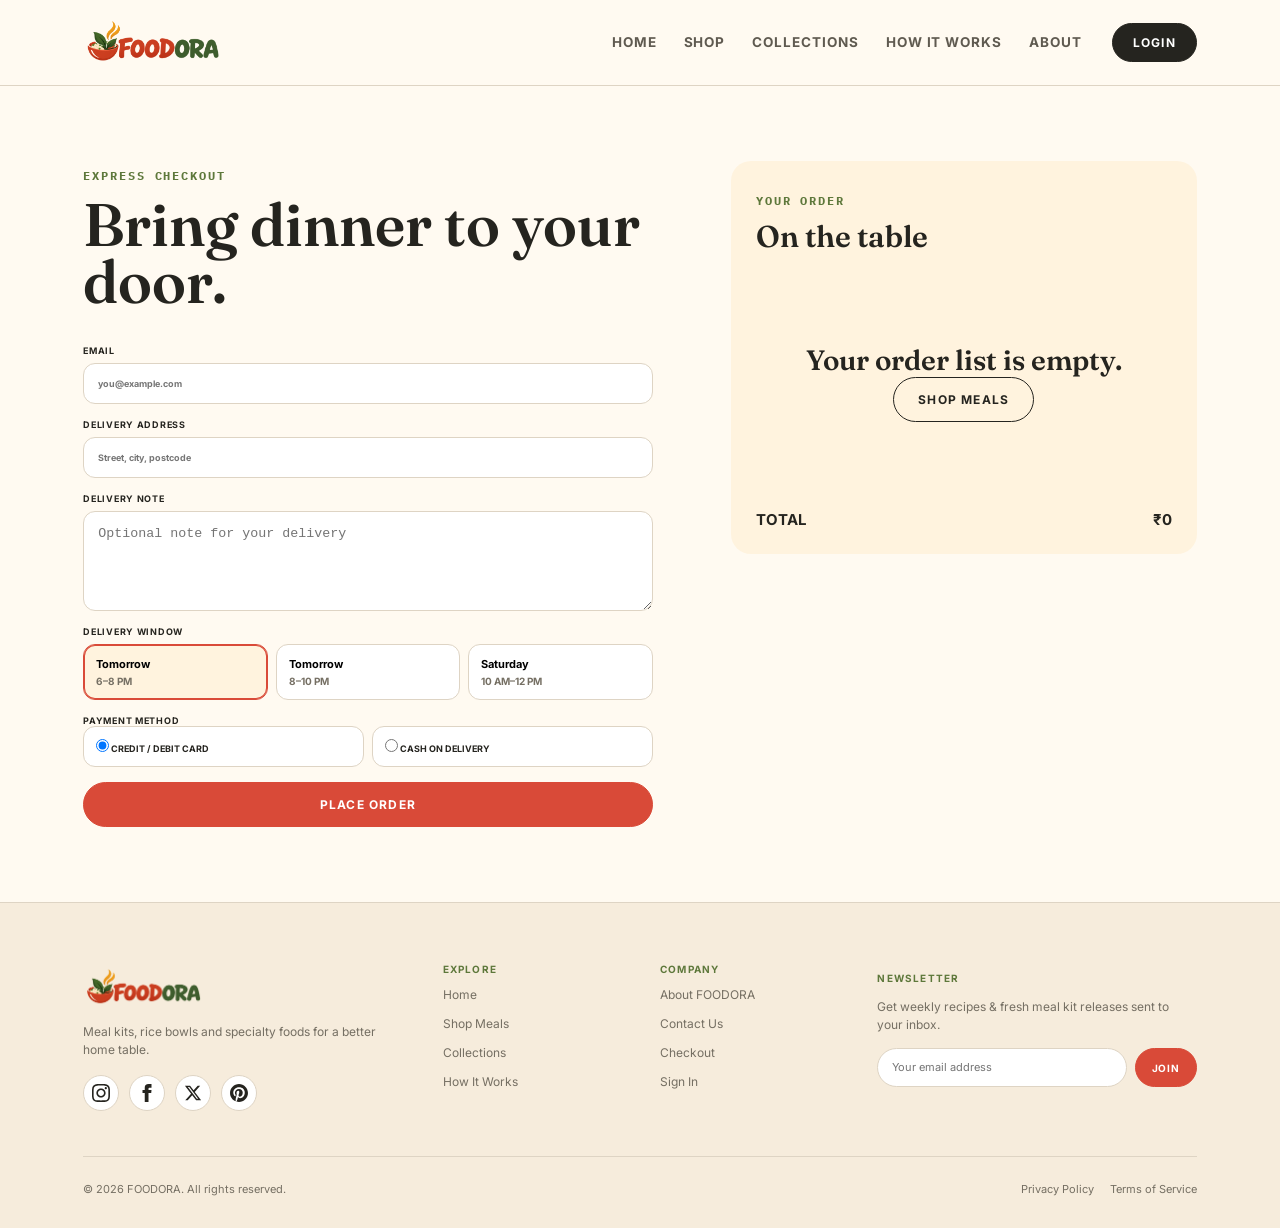
<file: checkout.html>
<!doctype html>
<html lang="en">

<head>
    <meta charset="utf-8">
    <meta name="viewport" content="width=device-width,initial-scale=1">
    <title>Checkout — FOODORA</title>
    <link rel="icon" type="image/png" href="assets/images/favicon.png">
    <link rel="stylesheet" href="assets/css/style.css">
</head>

<body>
    <header class="site-header"><a href="index.html"><img class="brand" src="assets/images/foodora-logo.png"
                alt="FOODORA"></a><button class="menu-toggle" onclick="toggleMenu()"
            aria-label="Open navigation">☰</button>
        <nav><a href="index.html">HOME</a><a href="shop.html">SHOP</a><a href="collections.html">COLLECTIONS</a><a
                href="how-it-works.html">HOW IT WORKS</a><a href="about.html">ABOUT</a></nav><a class="login-btn"
            href="login.html">LOGIN</a>
    </header>
    <main class="checkout" id="checkoutArea">
        <section><span class="eyebrow">EXPRESS CHECKOUT</span>
            <h1>Bring dinner to your door.</h1>
            <form class="checkout-form" onsubmit="placeOrder(event)"><label>EMAIL<input required type="email"
                        placeholder="you@example.com"></label><label>DELIVERY ADDRESS<input required
                        placeholder="Street, city, postcode"></label><label>DELIVERY NOTE<textarea
                        placeholder="Optional note for your delivery"></textarea></label><label>DELIVERY WINDOW<div
                        class="slot-grid"><button type="button" class="slot active"
                            onclick="selectSlot(this)"><b>Tomorrow</b><span>6–8 PM</span></button><button type="button"
                            class="slot" onclick="selectSlot(this)"><b>Tomorrow</b><span>8–10 PM</span></button><button
                            type="button" class="slot" onclick="selectSlot(this)"><b>Saturday</b><span>10 AM–12
                                PM</span></button></div></label><label>PAYMENT METHOD<div class="payment-row">
                        <label><input type="radio" name="payment" checked> CREDIT / DEBIT CARD</label><label><input
                                type="radio" name="payment"> CASH ON DELIVERY</label></div></label><button
                    class="primary-btn wide" type="submit">PLACE ORDER</button></form>
            <div id="confirmation"></div>
        </section>
        <aside class="checkout-summary"><span class="eyebrow">YOUR ORDER</span>
            <h2>On the table</h2>
            <div id="checkoutItems"></div>
            <div class="summary-total"><span>TOTAL</span><b id="checkoutTotal">₹0</b></div>
        </aside>
    </main>
    <footer class="footer">
        <div class="footer-container">
            <div class="footer-main">
                <div class="footer-brand"><img src="assets/images/foodora-logo.png" alt="FOODORA">
                    <p>Meal kits, rice bowls and specialty foods for a better home table.</p>
                    <div class="footer-social"><a href="#" aria-label="Instagram" class="social-icon"><svg width="18"
                                height="18" fill="currentColor" viewBox="0 0 24 24">
                                <path
                                    d="M12 2.163c3.204 0 3.584.012 4.85.07 3.252.148 4.771 1.691 4.919 4.919.058 1.265.069 1.645.069 4.849 0 3.205-.012 3.584-.069 4.849-.149 3.225-1.664 4.771-4.919 4.919-1.266.058-1.644.07-4.85.07-3.204 0-3.584-.012-4.849-.07-3.26-.149-4.771-1.699-4.919-4.92-.058-1.265-.07-1.644-.07-4.849 0-3.204.013-3.583.07-4.849.149-3.227 1.664-4.771 4.919-4.919 1.266-.057 1.645-.069 4.849-.069zm0-2.163c-3.259 0-3.667.014-4.947.072-4.358.2-6.78 2.618-6.98 6.98-.059 1.281-.073 1.689-.073 4.948 0 3.259.014 3.668.072 4.948.2 4.358 2.618 6.78 6.98 6.98 1.281.058 1.689.072 4.948.072 3.259 0 3.668-.014 4.948-.072 4.354-.2 6.782-2.618 6.979-6.98.059-1.28.073-1.689.073-4.948 0-3.259-.014-3.667-.072-4.947-.196-4.354-2.617-6.78-6.979-6.98-1.281-.059-1.69-.073-4.949-.073zm0 5.838c-3.403 0-6.162 2.759-6.162 6.162s2.759 6.163 6.162 6.163 6.162-2.759 6.162-6.163c0-3.403-2.759-6.162-6.162-6.162zm0 10.162c-2.209 0-4-1.79-4-4 0-2.209 1.791-4 4-4s4 1.791 4 4c0 2.21-1.791 4-4 4zm6.406-11.845c-.796 0-1.441.645-1.441 1.44s.645 1.44 1.441 1.44c.795 0 1.439-.645 1.439-1.44s-.644-1.44-1.439-1.44z" />
                            </svg></a><a href="#" aria-label="Facebook" class="social-icon"><svg width="18" height="18"
                                fill="currentColor" viewBox="0 0 24 24">
                                <path
                                    d="M9 8H6v4h3v12h5V12h3.642L18 8h-4V6.333C14 5.374 14.5 5 15.5 5H18V0h-3.808C10.592 0 9 1.583 9 4.615V8z" />
                            </svg></a><a href="#" aria-label="Twitter" class="social-icon"><svg width="18" height="18"
                                fill="currentColor" viewBox="0 0 24 24">
                                <path
                                    d="M18.244 2.25h3.308l-7.227 8.26 8.502 11.24H16.17l-5.214-6.817L4.99 21.75H1.68l7.73-8.835L1.254 2.25H8.08l4.713 6.231zm-1.161 17.52h1.833L7.084 4.126H5.117z" />
                            </svg></a><a href="#" aria-label="Pinterest" class="social-icon"><svg width="18" height="18"
                                fill="currentColor" viewBox="0 0 24 24">
                                <path
                                    d="M12.017 0C5.396 0 .029 5.367.029 11.987c0 5.079 3.158 9.417 7.618 11.162-.105-.949-.199-2.403.041-3.439.219-.937 1.406-5.957 1.406-5.957s-.359-.72-.359-1.781c0-1.663.967-2.911 2.168-2.911 1.024 0 1.518.769 1.518 1.688 0 1.029-.653 2.567-.992 3.992-.285 1.193.6 2.165 1.775 2.165 2.128 0 3.768-2.245 3.768-5.487 0-2.861-2.063-4.869-5.008-4.869-3.41 0-5.409 2.562-5.409 5.199 0 1.033.394 2.143.889 2.741.099.12.112.225.085.345-.09.375-.293 1.199-.334 1.363-.053.225-.172.271-.401.165-1.495-.69-2.433-2.878-2.433-4.646 0-3.776 2.748-7.252 7.92-7.252 4.158 0 7.392 2.967 7.392 6.923 0 4.135-2.607 7.462-6.233 7.462-1.214 0-2.354-.629-2.758-1.379l-.749 2.848c-.269 1.045-1.004 2.352-1.498 3.146 1.123.345 2.306.535 3.55.535 6.607 0 11.985-5.365 11.985-11.987C23.97 5.367 18.62 0 12.017 0z" />
                            </svg></a></div>
                </div>
                <div class="footer-col"><b>EXPLORE</b><a href="index.html">Home</a><a href="shop.html">Shop Meals</a><a
                        href="collections.html">Collections</a><a href="how-it-works.html">How It Works</a></div>
                <div class="footer-col"><b>COMPANY</b><a href="about.html">About FOODORA</a><a
                        href="about.html#contact">Contact Us</a><a href="checkout.html">Checkout</a><a
                        href="login.html">Sign In</a></div>
                <div class="footer-newsletter"><b>NEWSLETTER</b>
                    <p>Get weekly recipes & fresh meal kit releases sent to your inbox.</p>
                    <form class="newsletter-form"
                        onsubmit="event.preventDefault();toast('Subscribed to FOODORA updates!');this.reset()"><input
                            type="email" placeholder="Your email address" required
                            aria-label="Email address for newsletter"><button type="submit">JOIN</button></form>
                </div>
            </div>
            <div class="footer-bottom">
                <p>© 2026 FOODORA. All rights reserved.</p>
                <div class="footer-legal"><a href="about.html">Privacy Policy</a><a href="about.html">Terms of
                        Service</a></div>
            </div>
        </div>
    </footer>
    <script src="assets/js/main.js"></script>
</body>

</html>
</file>
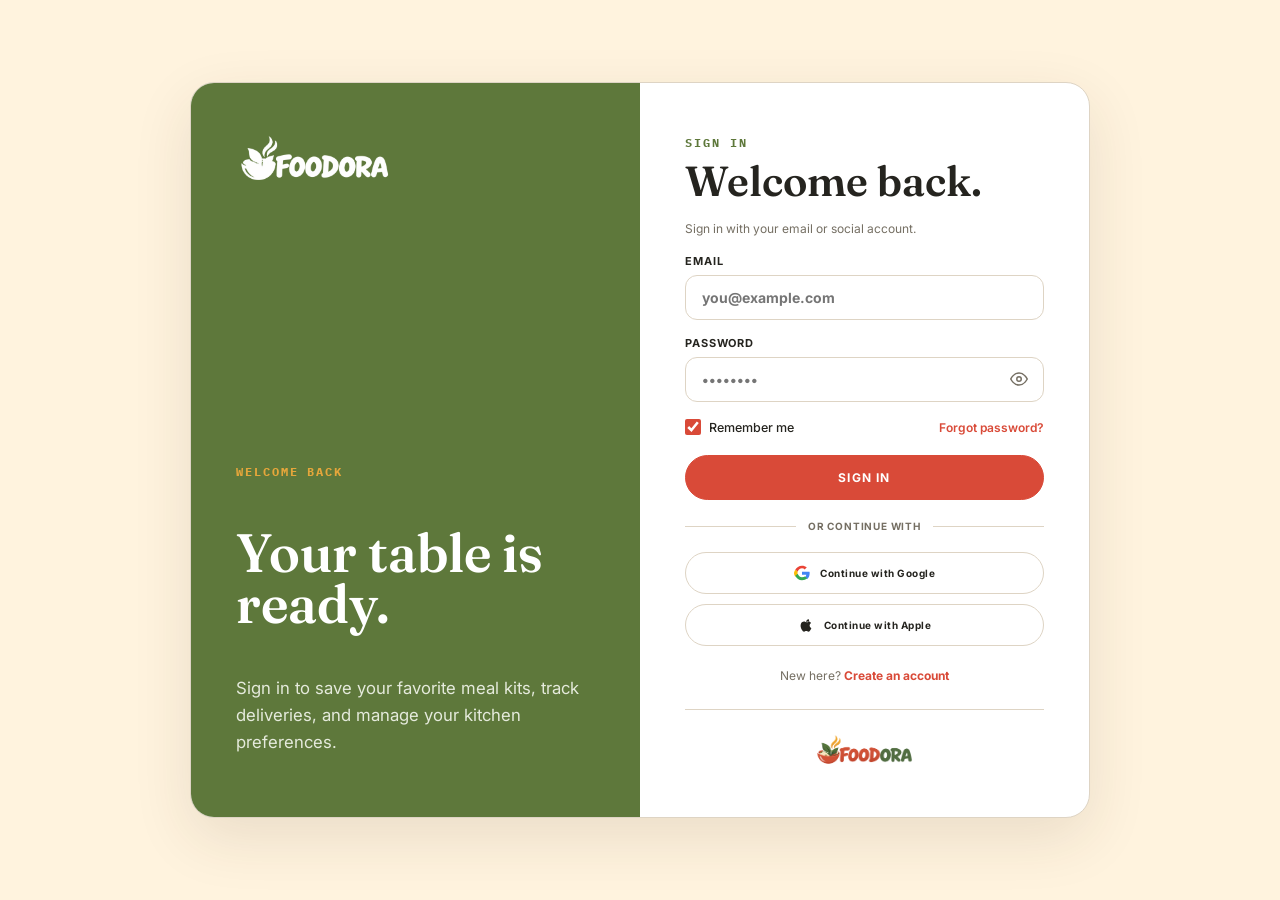
<file: login.html>
<!doctype html>
<html lang="en">

<head>
  <meta charset="utf-8">
  <meta name="viewport" content="width=device-width,initial-scale=1">
  <title>Sign In — FOODORA</title>
  <link rel="icon" type="image/png" href="assets/images/favicon.png">
  <link rel="stylesheet" href="assets/css/style.css">
</head>

<body>
  <main class="auth">
    <div class="auth-shell">
      <section class="auth-art">
        <img src="assets/images/foodora-logo.png" alt="FOODORA">
        <div>
          <span class="eyebrow" style="color:#e5a63b">WELCOME BACK</span>
          <h1>Your table is ready.</h1>
          <p>Sign in to save your favorite meal kits, track deliveries, and manage your kitchen preferences.</p>
        </div>
      </section>

      <section class="auth-form">
        <span class="eyebrow">SIGN IN</span>
        <h1>Welcome back.</h1>
        <p>Sign in with your email or social account.</p>

        <form onsubmit="event.preventDefault();location.href='shop.html'">
          <label>EMAIL
            <input required type="email" placeholder="you@example.com">
          </label>

          <label>PASSWORD
            <div class="password-input-wrap">
              <input required type="password" id="loginPassword" placeholder="••••••••">
              <button type="button" class="toggle-password-btn"
                onclick="togglePasswordVisibility('loginPassword', this)" aria-label="Toggle password visibility">
                <svg class="eye-icon" width="18" height="18" fill="none" stroke="currentColor" stroke-width="2"
                  viewBox="0 0 24 24">
                  <path d="M1 12s4-8 11-8 11 8 11 8-4 8-11 8-11-8-11-8z" />
                  <circle cx="12" cy="12" r="3" />
                </svg>
              </button>
            </div>
          </label>

          <div class="form-row-between">
            <label class="checkbox-label">
              <input type="checkbox" name="remember" checked>
              <span>Remember me</span>
            </label>
            <a href="#" class="forgot-password-link"
              onclick="event.preventDefault();toast('Password reset link sent to your email!');">Forgot password?</a>
          </div>

          <button class="primary-btn wide" type="submit">SIGN IN</button>
        </form>

        <div class="social-auth-divider"><span>OR CONTINUE WITH</span></div>

        <div class="social-login-btns">
          <button type="button" class="social-login-btn" onclick="location.href='shop.html'">
            <svg width="16" height="16" viewBox="0 0 24 24">
              <path fill="#EA4335"
                d="M12 5c1.6 0 3 .6 4.1 1.6l3.1-3.1C17.3 1.7 14.8 1 12 1 7.5 1 3.7 3.6 1.9 7.3l3.7 2.9C6.5 7.3 9 5 12 5z" />
              <path fill="#4285F4"
                d="M23.5 12.3c0-.8-.1-1.6-.2-2.3H12v4.5h6.5c-.3 1.5-1.1 2.8-2.4 3.7l3.7 2.9c2.2-2 3.7-5 3.7-8.8z" />
              <path fill="#FBBC05"
                d="M5.6 14.8c-.2-.7-.4-1.5-.4-2.3s.2-1.6.4-2.3L1.9 7.3C.7 9.7 0 10.8 0 12.5s.7 2.8 1.9 5.2l3.7-2.9z" />
              <path fill="#34A853"
                d="M12 23c3.2 0 6-1.1 8-3l-3.7-2.9c-1.1.7-2.5 1.2-4.3 1.2-3 0-5.5-2.3-6.4-5.2L1.9 16C3.7 19.7 7.5 23 12 23z" />
            </svg>
            Continue with Google
          </button>
          <button type="button" class="social-login-btn" onclick="location.href='shop.html'">
            <svg width="16" height="16" fill="currentColor" viewBox="0 0 24 24">
              <path
                d="M18.71 19.5c-.83 1.24-1.71 2.45-3.05 2.47-1.34.03-1.77-.79-3.29-.79-1.53 0-2 .77-3.27.82-1.31.05-2.3-1.32-3.14-2.53C4.25 17 2.94 12.45 4.7 9.39c.87-1.52 2.43-2.48 4.12-2.51 1.28-.02 2.5.87 3.29.87.78 0 2.26-1.07 3.81-.91.65.03 2.47.26 3.64 1.98-.09.06-2.17 1.28-2.15 3.81.03 3.02 2.65 4.03 2.68 4.04-.03.07-.42 1.44-1.38 2.83M15.97 6.67c.68-.82 1.14-1.97.01-3.15-1 .04-2.22.67-2.91 1.48-.62.72-1.16 1.89-.02 3.03 1.12.09 2.24-.54 2.92-1.36z" />
            </svg>
            Continue with Apple
          </button>
        </div>

        <p class="small" style="margin-top:20px; text-align:center;">New here? <a href="signup.html">Create an
            account</a></p>

        <div class="auth-card-footer">
          <a href="index.html" title="Back to FOODORA Home"><img src="assets/images/foodora-logo.png" alt="FOODORA"
              class="auth-footer-logo"></a>
        </div>
      </section>
    </div>
  </main>
  <script src="assets/js/main.js"></script>
</body>

</html>
</file>
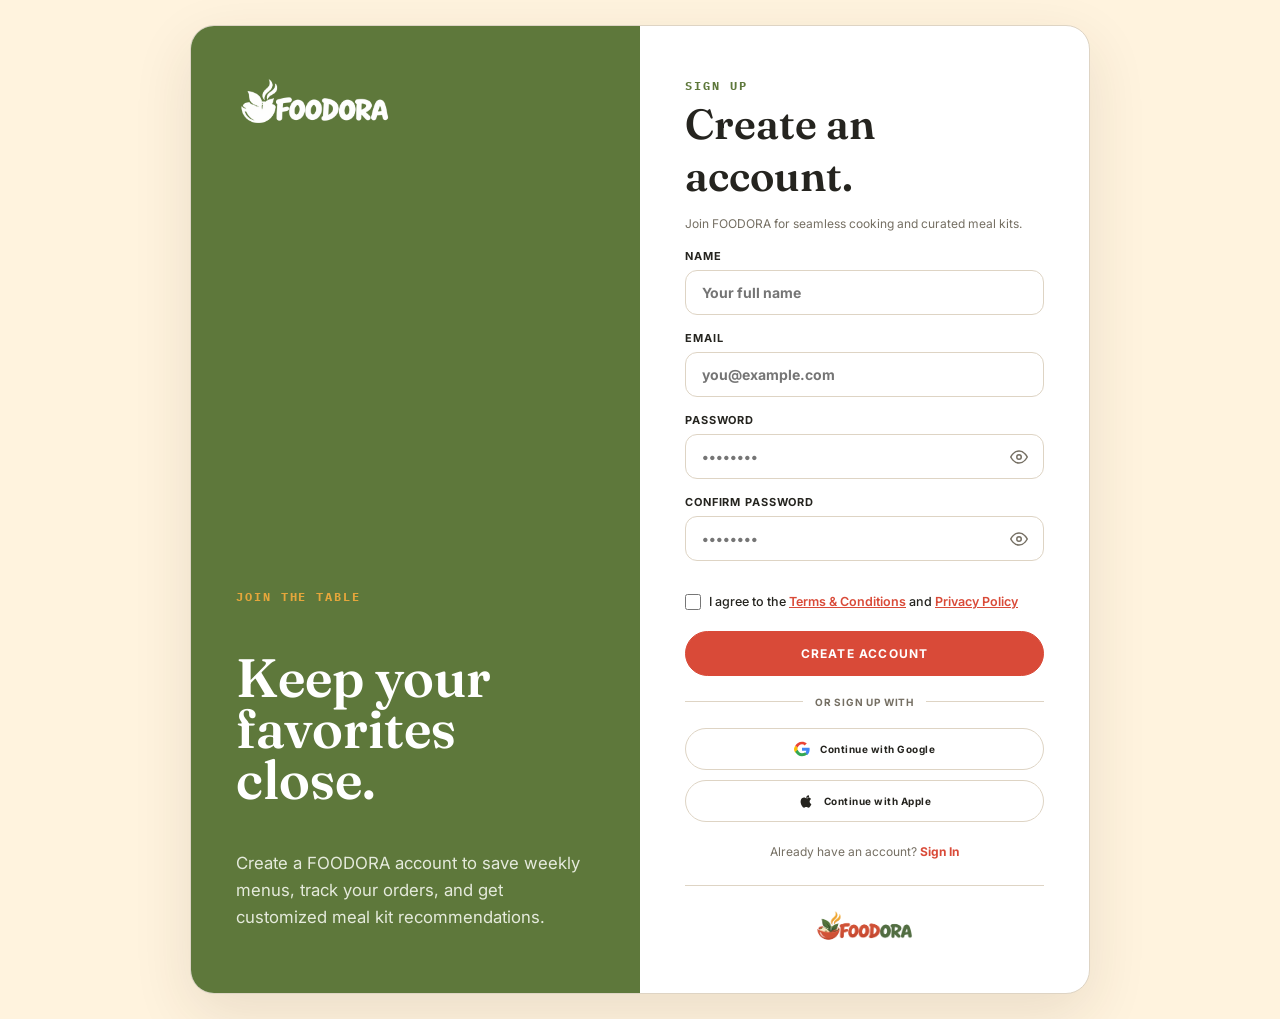
<file: signup.html>
<!doctype html>
<html lang="en">

<head>
  <meta charset="utf-8">
  <meta name="viewport" content="width=device-width,initial-scale=1">
  <title>Sign Up — FOODORA</title>
  <link rel="icon" type="image/png" href="assets/images/favicon.png">
  <link rel="stylesheet" href="assets/css/style.css">
</head>

<body>
  <main class="auth">
    <div class="auth-shell">
      <section class="auth-art">
        <img src="assets/images/foodora-logo.png" alt="FOODORA">
        <div>
          <span class="eyebrow" style="color:#e5a63b">JOIN THE TABLE</span>
          <h1>Keep your favorites close.</h1>
          <p>Create a FOODORA account to save weekly menus, track your orders, and get customized meal kit
            recommendations.</p>
        </div>
      </section>

      <section class="auth-form">
        <span class="eyebrow">SIGN UP</span>
        <h1>Create an account.</h1>
        <p>Join FOODORA for seamless cooking and curated meal kits.</p>

        <form onsubmit="event.preventDefault();location.href='shop.html'">
          <label>NAME
            <input required placeholder="Your full name">
          </label>

          <label>EMAIL
            <input required type="email" placeholder="you@example.com">
          </label>

          <label>PASSWORD
            <div class="password-input-wrap">
              <input required type="password" id="signupPassword" placeholder="••••••••">
              <button type="button" class="toggle-password-btn"
                onclick="togglePasswordVisibility('signupPassword', this)" aria-label="Toggle password visibility">
                <svg class="eye-icon" width="18" height="18" fill="none" stroke="currentColor" stroke-width="2"
                  viewBox="0 0 24 24">
                  <path d="M1 12s4-8 11-8 11 8 11 8-4 8-11 8-11-8-11-8z" />
                  <circle cx="12" cy="12" r="3" />
                </svg>
              </button>
            </div>
          </label>

          <label>CONFIRM PASSWORD
            <div class="password-input-wrap">
              <input required type="password" id="signupConfirmPassword" placeholder="••••••••">
              <button type="button" class="toggle-password-btn"
                onclick="togglePasswordVisibility('signupConfirmPassword', this)"
                aria-label="Toggle password visibility">
                <svg class="eye-icon" width="18" height="18" fill="none" stroke="currentColor" stroke-width="2"
                  viewBox="0 0 24 24">
                  <path d="M1 12s4-8 11-8 11 8 11 8-4 8-11 8-11-8-11-8z" />
                  <circle cx="12" cy="12" r="3" />
                </svg>
              </button>
            </div>
          </label>

          <label class="checkbox-label terms-label">
            <input required type="checkbox" name="terms">
            <span>I agree to the <a href="about.html" target="_blank">Terms & Conditions</a> and <a href="about.html"
                target="_blank">Privacy Policy</a></span>
          </label>

          <button class="primary-btn wide" type="submit">CREATE ACCOUNT</button>
        </form>

        <div class="social-auth-divider"><span>OR SIGN UP WITH</span></div>

        <div class="social-login-btns">
          <button type="button" class="social-login-btn" onclick="location.href='shop.html'">
            <svg width="16" height="16" viewBox="0 0 24 24">
              <path fill="#EA4335"
                d="M12 5c1.6 0 3 .6 4.1 1.6l3.1-3.1C17.3 1.7 14.8 1 12 1 7.5 1 3.7 3.6 1.9 7.3l3.7 2.9C6.5 7.3 9 5 12 5z" />
              <path fill="#4285F4"
                d="M23.5 12.3c0-.8-.1-1.6-.2-2.3H12v4.5h6.5c-.3 1.5-1.1 2.8-2.4 3.7l3.7 2.9c2.2-2 3.7-5 3.7-8.8z" />
              <path fill="#FBBC05"
                d="M5.6 14.8c-.2-.7-.4-1.5-.4-2.3s.2-1.6.4-2.3L1.9 7.3C.7 9.7 0 10.8 0 12.5s.7 2.8 1.9 5.2l3.7-2.9z" />
              <path fill="#34A853"
                d="M12 23c3.2 0 6-1.1 8-3l-3.7-2.9c-1.1.7-2.5 1.2-4.3 1.2-3 0-5.5-2.3-6.4-5.2L1.9 16C3.7 19.7 7.5 23 12 23z" />
            </svg>
            Continue with Google
          </button>
          <button type="button" class="social-login-btn" onclick="location.href='shop.html'">
            <svg width="16" height="16" fill="currentColor" viewBox="0 0 24 24">
              <path
                d="M18.71 19.5c-.83 1.24-1.71 2.45-3.05 2.47-1.34.03-1.77-.79-3.29-.79-1.53 0-2 .77-3.27.82-1.31.05-2.3-1.32-3.14-2.53C4.25 17 2.94 12.45 4.7 9.39c.87-1.52 2.43-2.48 4.12-2.51 1.28-.02 2.5.87 3.29.87.78 0 2.26-1.07 3.81-.91.65.03 2.47.26 3.64 1.98-.09.06-2.17 1.28-2.15 3.81.03 3.02 2.65 4.03 2.68 4.04-.03.07-.42 1.44-1.38 2.83M15.97 6.67c.68-.82 1.14-1.97.01-3.15-1 .04-2.22.67-2.91 1.48-.62.72-1.16 1.89-.02 3.03 1.12.09 2.24-.54 2.92-1.36z" />
            </svg>
            Continue with Apple
          </button>
        </div>

        <p class="small" style="margin-top:20px; text-align:center;">Already have an account? <a href="login.html">Sign
            In</a></p>

        <div class="auth-card-footer">
          <a href="index.html" title="Back to FOODORA Home"><img src="assets/images/foodora-logo.png" alt="FOODORA"
              class="auth-footer-logo"></a>
        </div>
      </section>
    </div>
  </main>
  <script src="assets/js/main.js"></script>
</body>

</html>
</file>
<file: assets/css/style.css>
@import url('https://fonts.googleapis.com/css2?family=IBM+Plex+Mono:ital,wght@0,400;0,500;0,600;0,700;1,400&family=Inter:wght@400;500;600;700;800&family=Fraunces:opsz,wght@9..144,500;9..144,600;9..144,700;9..144,800&display=swap');

:root {
    --cream: #fff3de;
    --paper: #fffaf1;
    --ink: #25241f;
    --muted: #756f63;
    --red: #d94a38;
    --green: #5e783b;
    --mustard: #e5a63b;
    --line: #ded4c4;
    --shadow: 0 20px 60px rgba(60, 45, 25, .11);
    --serif: 'Meals Bold', 'Meals', 'Fraunces', serif;
    --sans: 'Inter', system-ui, -apple-system, sans-serif;
    --nav: 'Inter', system-ui, -apple-system, sans-serif;
    --mono: 'IBM Plex Mono', monospace
}

* {
    box-sizing: border-box
}

html {
    scroll-behavior: smooth
}

body {
    margin: 0;
    background: var(--paper);
    color: var(--ink);
    font-family: var(--sans);
    font-size: 16.8px;
    line-height: 1.6
}

a {
    text-decoration: none;
    color: inherit
}

button,
input,
select {
    font: inherit
}

button {
    cursor: pointer
}

img {
    display: block
}

.site-header {
    height: 86px;
    padding: 0 6.5%;
    display: flex;
    align-items: center;
    gap: 30px;
    border-bottom: 1px solid var(--line);
    position: sticky;
    top: 0;
    z-index: 1000;
    background: rgba(255, 250, 241, .98);
    backdrop-filter: blur(16px);
    width: 100%
}

.brand {
    width: 178px;
    height: 58px;
    display: block;
    object-fit: contain;
    object-position: left center
}

.site-header nav {
    display: flex;
    gap: 27px;
    margin-left: auto;
    align-items: center
}

.site-header nav a {
    font-family: var(--nav);
    font-size: 13.5px;
    font-weight: 700;
    letter-spacing: .07em;
    color: #5f5a50;
    position: relative;
    padding: 8px 0
}

.site-header nav a:hover,
.site-header nav a.active {
    color: var(--red)
}

.site-header nav a.active:after {
    content: '';
    position: absolute;
    height: 2px;
    background: var(--red);
    left: 0;
    right: 0;
    bottom: 1px
}

.login-btn {
    border: 1px solid var(--ink);
    background: var(--ink);
    color: #fff;
    border-radius: 999px;
    padding: 11px 20px;
    font: 700 12px var(--nav);
    letter-spacing: .1em
}

.login-btn:hover {
    background: var(--red);
    border-color: var(--red)
}

.menu-toggle {
    display: none;
    border: 1px solid var(--line);
    background: var(--cream);
    width: 40px;
    height: 40px;
    border-radius: 50%;
    font-size: 20px
}

.eyebrow {
    font: 700 12px var(--mono);
    letter-spacing: .16em;
    color: var(--green);
    text-transform: uppercase
}

.hero {
    padding: 74px 6.5% 85px;
    display: grid;
    grid-template-columns: 1fr 1fr;
    gap: 7%;
    align-items: center;
    min-height: 650px;
    background: radial-gradient(circle at 85% 40%, rgba(229, 166, 59, .18), transparent 33%), var(--cream)
}

.hero h1 {
    font: 600 clamp(58px, 7vw, 94px)/.91 var(--serif);
    margin: 14px 0 25px;
    letter-spacing: -.04em
}

.hero h1 em,
.section h2 em,
.pairing-section em {
    color: var(--red);
    font-style: italic
}

.hero-copy>p:not(.eyebrow) {
    max-width: 570px;
    color: var(--muted);
    font-size: 17px;
    line-height: 1.7
}

.hero-actions {
    display: flex;
    gap: 15px;
    align-items: center;
    margin-top: 32px
}

.primary-btn,
.outline-btn {
    display: inline-flex;
    align-items: center;
    justify-content: center;
    border-radius: 999px;
    padding: 14px 24px;
    font: 700 12px var(--nav);
    letter-spacing: .1em;
    text-transform: uppercase;
    transition: .25s
}

.primary-btn {
    background: var(--red);
    color: #fff;
    border: 1px solid var(--red)
}

.primary-btn:hover {
    transform: translateY(-2px);
    box-shadow: 0 12px 25px rgba(217, 74, 56, .2)
}

.outline-btn {
    background: transparent;
    border: 1px solid var(--ink)
}

.outline-btn:hover {
    background: var(--ink);
    color: #fff
}

.text-link {
    font: 700 12px var(--nav);
    letter-spacing: .1em;
    color: var(--ink)
}

.hero-visual {
    position: relative;
    min-height: 480px;
    display: grid;
    place-items: center
}

.hero-plate {
    width: min(450px, 85%);
    aspect-ratio: 1;
    border-radius: 50%;
    overflow: hidden;
    box-shadow: var(--shadow);
    border: 15px solid rgba(255, 255, 255, .7);
    transform: rotate(-3deg)
}

.hero-plate img {
    width: 100%;
    height: 100%;
    object-fit: cover
}

.floating-note {
    position: absolute;
    background: #fffaf1;
    border: 1px solid var(--line);
    padding: 12px 16px;
    border-radius: 12px;
    box-shadow: var(--shadow);
    font: 700 12px var(--mono);
    letter-spacing: .08em;
    color: var(--ink)
}

.note-a {
    top: 11%;
    left: 5%
}

.note-b {
    right: 0;
    bottom: 16%
}

.note-c {
    left: 9%;
    bottom: 4%;
    color: var(--red)
}

.section {
    padding: 82px 6.5%
}

.section.alt {
    background: #f2e8d7
}

.section-head {
    display: flex;
    justify-content: space-between;
    align-items: end;
    gap: 25px;
    margin-bottom: 30px
}

.section h2 {
    font: 600 48px/.98 var(--serif);
    margin: 8px 0 0;
    letter-spacing: -.03em
}

.collection-rail {
    display: grid;
    grid-auto-flow: column;
    grid-auto-columns: minmax(145px, 1fr);
    overflow-x: auto;
    gap: 14px;
    padding-bottom: 8px;
    scrollbar-width: thin
}

.collection-rail a {
    background: #fff;
    border: 1px solid var(--line);
    border-radius: 18px;
    padding: 10px;
    min-width: 145px;
    transition: .25s;
    display: flex;
    flex-direction: column;
    height: 100%
}

.collection-rail a:hover {
    transform: translateY(-4px);
    box-shadow: var(--shadow);
    border-color: var(--mustard)
}

.rail-image {
    display: block;
    aspect-ratio: 1;
    border-radius: 12px;
    overflow: hidden;
    margin-bottom: 10px
}

.rail-image img {
    width: 100%;
    height: 100%;
    object-fit: cover
}

.collection-rail b {
    display: block;
    font: 700 11px var(--nav);
    color: var(--ink)
}

.collection-rail small {
    font-size: 10px;
    color: var(--muted);
    margin-top: auto
}

.product-grid {
    display: grid;
    grid-template-columns: repeat(3, 1fr);
    gap: 24px
}

.product-card {
    background: #fff;
    border: 1px solid var(--line);
    border-radius: 20px;
    overflow: hidden;
    transition: .28s;
    min-width: 0;
    display: flex;
    flex-direction: column;
    height: 100%
}

.product-card:hover {
    transform: translateY(-5px);
    box-shadow: var(--shadow)
}

.meal-image {
    position: relative;
    display: block;
    aspect-ratio: 1.08;
    overflow: hidden;
    background: #eee;
    flex: none
}

.meal-image img {
    position: absolute;
    inset: 0;
    width: 100%;
    height: 100%;
    object-fit: cover;
    transition: opacity .4s, transform .55s
}

.meal-image img:nth-of-type(2) {
    opacity: 0
}

.product-card:hover .meal-image img:first-of-type {
    opacity: 0;
    transform: scale(1.04)
}

.product-card:hover .meal-image img:nth-of-type(2) {
    opacity: 1;
    transform: scale(1.04)
}

.badge {
    position: absolute;
    z-index: 2;
    top: 12px;
    left: 12px;
    background: var(--cream);
    color: var(--green);
    padding: 7px 12px;
    border-radius: 999px;
    font: 700 12px var(--mono);
    letter-spacing: .09em
}

.view-meal {
    position: absolute;
    z-index: 3;
    right: 12px;
    bottom: 12px;
    background: rgba(255, 250, 241, .96);
    color: var(--ink);
    padding: 9px 15px;
    border-radius: 999px;
    font: 700 12px var(--mono);
    letter-spacing: .08em;
    opacity: 0;
    transform: translateY(6px);
    transition: .25s
}

.product-card:hover .view-meal {
    opacity: 1;
    transform: none
}

.meal-image.added img:first-of-type {
    transform: scale(1.08)
}

.product-info {
    padding: 16px 14px 14px;
    display: flex;
    flex-direction: column;
    flex: 1;
    justify-content: space-between
}

.card-meta {
    display: flex;
    justify-content: space-between;
    color: var(--muted);
    font: 700 12px var(--mono);
    letter-spacing: .06em
}

.card-meta span:last-child {
    color: var(--red)
}

.product-info h3 {
    font: 600 22px/1.25 var(--serif);
    color: var(--ink);
    margin: 6px 0 8px;
    min-height: 2.5em;
    display: -webkit-box;
    -webkit-line-clamp: 2;
    -webkit-box-orient: vertical;
    overflow: hidden;
}

.product-info p {
    font-size: 13.5px;
    color: var(--muted);
    margin: 0 0 14px;
    line-height: 1.45;
    display: -webkit-box;
    -webkit-line-clamp: 2;
    -webkit-box-orient: vertical;
    overflow: hidden;
}

.price-row {
    display: flex;
    align-items: center;
    justify-content: space-between;
    gap: 8px;
    margin-top: auto;
    padding-top: 8px;
    width: 100%;
}

.price-row > div {
    display: flex;
    flex-direction: column;
    align-items: flex-start;
    justify-content: center;
    min-width: 0;
    line-height: 1.1;
}

.price-row b {
    font: 700 17px/1.1 var(--nav);
    color: var(--ink);
    white-space: nowrap;
}

.price-row del {
    font: 700 10.5px/1 var(--mono);
    color: var(--muted);
    margin-left: 0;
    margin-top: 2px;
    white-space: nowrap;
}

.add {
    border: 1px solid var(--ink);
    background: var(--ink);
    color: #fff;
    padding: 8px 14px;
    border-radius: 999px;
    font: 700 11px var(--nav);
    letter-spacing: .04em;
    white-space: nowrap;
    flex-shrink: 0;
}

.add:hover {
    background: var(--red);
    border-color: var(--red)
}

.story-grid {
    display: grid;
    grid-template-columns: .9fr 1.1fr;
    gap: 8%;
    align-items: start
}

.story-copy h2 {
    font: 600 56px/.96 var(--serif);
    margin: 8px 0 18px
}

.story-copy p {
    color: var(--muted);
    max-width: 510px
}

.numbered-list {
    display: flex;
    flex-direction: column;
    gap: 0;
}

.numbered-list > div,
.numbered-item {
    display: grid;
    grid-template-columns: 48px 1fr;
    gap: 18px;
    padding: 22px 0;
    border-bottom: 1px solid var(--line);
    align-items: start;
}

.numbered-list > div:first-child,
.numbered-item:first-child {
    padding-top: 4px;
}

.numbered-list > div > div,
.numbered-content {
    display: block;
}

.numbered-list b,
.numbered-num {
    font: 600 24px/1 var(--serif);
    color: var(--red);
    display: block;
    height: 24px;
    line-height: 24px;
    padding-top: 2px;
}

.numbered-list h3 {
    font: 700 14px/1.2 var(--nav);
    letter-spacing: .08em;
    margin: 0 0 4px;
    color: var(--ink);
}

.numbered-list p {
    margin: 0;
    color: var(--muted);
    font-size: 14.5px;
    line-height: 1.55;
}

.editorial-band {
    background: var(--green);
    color: #fff;
    display: grid;
    grid-template-columns: 1fr 1fr;
    align-items: center;
    gap: 5%;
    padding: 60px 7%;
    overflow: hidden
}

.editorial-band h2 {
    font: 600 52px/.95 var(--serif);
    margin: 8px 0
}

.editorial-band p {
    color: #e5e9dc;
    max-width: 500px
}

.editorial-band .outline-btn:hover {
    background: #fff;
    color: var(--green);
    border-color: #fff
}

.editorial-image {
    height: 300px;
    border-radius: 160px 160px 20px 20px;
    overflow: hidden
}

.editorial-image img {
    width: 100%;
    height: 100%;
    object-fit: cover
}

.page {
    padding: 115px 6.5% 90px
}

.page-hero {
    min-height: 420px;
    padding: 70px 6.5%;
    position: relative;
    display: flex;
    align-items: center;
    justify-content: center;
    text-align: center;
    background-size: cover;
    background-position: center center;
    background-repeat: no-repeat;
    border-bottom: 1px solid var(--line);
}

.shop-hero {
    background-image: linear-gradient(rgba(0, 0, 0, 0.22), rgba(0, 0, 0, 0.22)), url('https://images.unsplash.com/photo-1543339308-43e59d6b73a6?auto=format&fit=crop&w=1920&q=85');
}

.collections-hero {
    background-image: linear-gradient(rgba(0, 0, 0, 0.22), rgba(0, 0, 0, 0.22)), url('https://images.unsplash.com/photo-1504674900247-0877df9cc836?auto=format&fit=crop&w=1920&q=85');
}

.page-hero-content {
    max-width: 760px;
    width: 100%;
    margin: 0 auto;
    display: flex;
    flex-direction: column;
    align-items: center;
    text-align: center;
    background: rgba(255, 250, 241, 0.92);
    backdrop-filter: blur(16px);
    -webkit-backdrop-filter: blur(16px);
    border: 1px solid rgba(222, 212, 196, 0.8);
    padding: 42px 50px;
    border-radius: 28px;
    box-shadow: 0 20px 50px rgba(0, 0, 0, 0.12);
}

.page-hero-content h1 {
    font: 600 clamp(42px, 5.5vw, 68px)/1.05 var(--serif);
    margin: 10px 0 14px;
    letter-spacing: -.03em;
    color: var(--ink);
}

.page-hero-content p {
    color: var(--muted);
    font-size: 18px;
    line-height: 1.6;
    max-width: 600px;
    margin: 0 auto;
}

.shop-page-body,
.collections-page-body {
    padding-top: 50px;
}

.page-intro {
    max-width: 760px;
    margin-bottom: 50px
}

.page-intro.centered {
    text-align: center;
    max-width: 780px;
    margin: 0 auto 50px;
}

.page-intro.centered p:not(.eyebrow) {
    margin-left: auto;
    margin-right: auto;
}

.page-intro h1 {
    font: 600 clamp(62px, 7vw, 90px)/1.05 var(--serif);
    margin: 10px 0 16px
}

.page-intro p:not(.eyebrow) {
    color: var(--muted);
    font-size: 20px;
    line-height: 1.6;
    max-width: 650px
}

.shop-layout {
    display: grid;
    grid-template-columns: 220px 1fr;
    gap: 42px
}

.filter-column {
    position: sticky;
    top: 110px;
    height: max-content
}

.filter-block {
    padding: 18px 0;
    border-bottom: 1px solid var(--line)
}

.filter-block:first-child {
    padding-top: 0
}

.filter-block h3 {
    font: 700 13px var(--mono);
    letter-spacing: .14em;
    margin: 0 0 12px;
    text-transform: uppercase;
    color: var(--green)
}

.filter-list {
    display: flex;
    flex-wrap: wrap;
    gap: 8px
}

.filter-list button {
    border: 1px solid var(--line);
    background: transparent;
    padding: 9px 14px;
    border-radius: 999px;
    font: 700 12px var(--mono);
    color: var(--muted);
    transition: .2s
}

.filter-list button:hover,
.filter-list button.active {
    background: var(--ink);
    color: #fff;
    border-color: var(--ink)
}

.category-stack {
    display: grid;
    gap: 8px
}

.category-stack button {
    border: 0;
    background: transparent;
    text-align: left;
    padding: 9px 0;
    font: 700 13.5px var(--nav);
    letter-spacing: .08em;
    color: var(--muted);
    transition: .2s
}

.category-stack button.active {
    color: var(--red);
    padding-left: 10px;
    border-left: 3px solid var(--red)
}

.price-control input {
    width: 100%;
    accent-color: var(--red)
}

.price-line {
    display: flex;
    justify-content: space-between;
    font: 700 13px var(--mono);
    margin-top: 6px
}

.shop-main {
    min-width: 0
}

.shop-toolbar {
    display: flex;
    align-items: center;
    gap: 12px;
    margin-bottom: 22px
}

.search-wrap {
    position: relative;
    flex: 1
}

.search-wrap input {
    width: 100%;
    padding: 16px 19px;
    border: 1px solid var(--line);
    background: #fff;
    border-radius: 14px;
    outline: none
}

.search-wrap input:focus {
    border-color: var(--red);
    box-shadow: 0 0 0 4px rgba(217, 74, 56, .08)
}

.search-suggestions {
    position: absolute;
    left: 0;
    right: 0;
    top: 58px;
    background: #fff;
    border: 1px solid var(--line);
    border-radius: 14px;
    box-shadow: var(--shadow);
    z-index: 20;
    display: none;
    overflow: hidden
}

.search-suggestions.show {
    display: block
}

.search-suggestions a {
    display: flex;
    gap: 10px;
    align-items: center;
    padding: 10px 12px
}

.search-suggestions a:hover {
    background: var(--cream)
}

.suggest-image {
    width: 40px;
    height: 40px;
    border-radius: 9px;
    overflow: hidden;
    flex: none
}

.suggest-image img {
    width: 100%;
    height: 100%;
    object-fit: cover
}

.search-suggestions b,
.search-suggestions small {
    display: block
}

.search-suggestions small {
    font-size: 10px;
    color: var(--muted)
}

.sort-control {
    position: relative
}

.sort-button {
    border: 1px solid var(--line);
    background: #fff;
    border-radius: 14px;
    padding: 16px 16px;
    font: 700 9px var(--nav);
    min-width: 155px;
    text-align: left
}

.sort-menu {
    display: none;
    position: absolute;
    right: 0;
    top: 53px;
    width: 190px;
    background: #fff;
    border: 1px solid var(--line);
    border-radius: 14px;
    box-shadow: var(--shadow);
    z-index: 10;
    padding: 6px
}

.sort-menu.open {
    display: grid
}

.sort-menu button {
    border: 0;
    background: transparent;
    text-align: left;
    padding: 10px;
    border-radius: 9px;
    font-size: 10px
}

.sort-menu button:hover,
.sort-menu button.active {
    background: var(--cream);
    color: var(--red)
}

.result-row {
    display: flex;
    justify-content: space-between;
    align-items: center;
    margin-bottom: 15px
}

.result-row span {
    font: 700 10px var(--nav);
    letter-spacing: .1em;
    color: var(--muted)
}

.collection-strip {
    margin: 35px 0;
    background: var(--cream);
    padding: 22px;
    border-radius: 20px
}

.collection-strip h3 {
    font: 600 28px var(--serif);
    margin: 0 0 14px
}

.collection-strip .mini-collections {
    display: flex;
    gap: 9px;
    overflow: auto
}

.mini-collections,
.collection-rail,
.category-stack,
.filter-list,
.progress-steps {
    scrollbar-width: none;
    -ms-overflow-style: none
}

.mini-collections::-webkit-scrollbar,
.collection-rail::-webkit-scrollbar,
.category-stack::-webkit-scrollbar,
.filter-list::-webkit-scrollbar,
.progress-steps::-webkit-scrollbar {
    display: none;
    width: 0;
    height: 0
}

.mini-collections a {
    white-space: nowrap;
    border: 1px solid var(--line);
    background: #fff;
    color: #25241f;
    padding: 11px 18px;
    border-radius: 999px;
    font: 700 13.5px var(--mono);
    transition: .2s
}

.mini-collections a:hover {
    border-color: var(--red);
    color: var(--red)
}

.shop-note {
    display: grid;
    grid-template-columns: 1fr 1fr;
    gap: 20px;
    margin-top: 35px;
    margin-bottom: 20px
}

.note-panel {
    padding: 30px 34px;
    background: var(--green);
    color: #fff;
    border-radius: 20px
}

.note-panel:nth-child(2) {
    background: var(--red)
}

.note-panel h3 {
    font: 600 34px/1.05 var(--serif);
    margin: 8px 0 10px
}

.note-panel p {
    color: #f6f0e6;
    font-size: 14.5px;
    line-height: 1.6;
    margin: 0
}

.empty-results {
    grid-column: 1/-1;
    text-align: center;
    padding: 70px 20px;
    border: 1px dashed var(--line);
    border-radius: 20px
}

.empty-art {
    width: 55px;
    height: 55px;
    border: 1px solid var(--mustard);
    border-radius: 50%;
    display: grid;
    place-items: center;
    margin: 0 auto 15px;
    color: var(--red);
    font-size: 24px
}

.empty-results h3 {
    font: 600 30px var(--serif);
    margin: 0
}

.empty-results p {
    color: var(--muted)
}

.collection-grid {
    display: grid;
    grid-template-columns: repeat(3, 1fr);
    gap: 24px;
    margin-bottom: 35px
}

.collection-card {
    background: #fff;
    border: 1px solid var(--line);
    border-radius: 20px;
    overflow: hidden;
    transition: .3s;
    display: flex;
    flex-direction: column;
    height: 100%
}

.collection-card:hover {
    transform: translateY(-5px);
    box-shadow: var(--shadow)
}

.collection-card.featured {
    grid-column: auto;
    grid-row: auto
}

.collection-image {
    height: 260px;
    overflow: hidden;
    flex: none
}

.collection-card.featured .collection-image {
    height: 260px;
    min-height: auto;
    flex: none
}

.collection-image img {
    width: 100%;
    height: 100%;
    object-fit: cover;
    transition: .6s
}

.collection-card:hover .collection-image img {
    transform: scale(1.045)
}

.collection-copy {
    padding: 20px 22px 22px;
    display: flex;
    flex-direction: column;
    flex: 1
}

.collection-copy>span {
    font: 700 11px var(--mono);
    letter-spacing: .12em;
    color: var(--green);
    display: block;
    margin-bottom: 4px
}

.collection-copy h2 {
    font: 600 26px/1.25 var(--serif);
    color: var(--ink);
    margin: 0 0 8px;
    min-height: 2.5em;
    display: -webkit-box;
    -webkit-line-clamp: 2;
    -webkit-box-orient: vertical;
    overflow: hidden
}

.collection-copy p {
    color: var(--muted);
    font-size: 14px;
    margin: 0 0 16px;
    line-height: 1.5;
    display: -webkit-box;
    -webkit-line-clamp: 2;
    -webkit-box-orient: vertical;
    overflow: hidden
}

.collection-copy b {
    font: 700 12px var(--nav);
    letter-spacing: .08em;
    color: var(--red);
    margin-top: auto;
    padding-top: 6px
}

.collection-extra {
    margin-top: 0;
    display: grid;
    grid-template-columns: 1fr 300px;
    gap: 20px;
    align-items: stretch
}

.collection-extra .big-copy {
    background: var(--cream);
    padding: 38px 44px;
    border-radius: 20px;
    display: flex;
    flex-direction: column;
    justify-content: center
}

.big-copy h2 {
    font: 600 48px/1.05 var(--serif);
    margin: 8px 0 12px
}

.big-copy p {
    color: var(--muted);
    font-size: 17px;
    line-height: 1.6;
    margin-bottom: 24px;
    max-width: 640px
}

.table-rules {
    display: grid;
    grid-template-columns: repeat(3, 1fr);
    gap: 20px;
    align-items: stretch
}

.table-rules div {
    padding: 24px 20px;
    border: 1px solid var(--line);
    border-radius: 20px;
    background: var(--cream);
    display: flex;
    flex-direction: column;
    align-items: center;
    justify-content: center;
    text-align: center;
    transition: transform 0.25s, box-shadow 0.25s
}

.table-rules div:hover {
    transform: translateY(-4px);
    box-shadow: var(--shadow)
}

.table-rules b,
.table-rules strong {
    font: 600 36px/1 var(--serif);
    color: var(--red);
    display: block;
    margin-bottom: 8px
}

.table-rules h3 {
    font: 700 14px/1.3 var(--nav);
    letter-spacing: .08em;
    margin: 0 0 6px;
    color: var(--ink)
}

.table-rules span {
    display: block;
    font: 500 13px/1.5 var(--sans);
    color: var(--muted);
    margin: 0
}

.collection-extra .table-rules {
    grid-template-columns: 1fr;
    grid-template-rows: repeat(3, 1fr);
    gap: 12px
}

.collection-notes-section {
    padding: 40px 0 0;
    margin-top: 40px;
    border-top: 1px solid var(--line)
}

.how-hero {
    display: grid;
    grid-template-columns: 1fr 1fr;
    gap: 7%;
    align-items: center;
    background: var(--cream);
    padding: 80px 7%
}

.how-hero h1 {
    font: 600 clamp(42px, 5.2vw, 76px)/.94 var(--serif);
    margin: 10px 0 18px
}

.how-visual {
    height: 450px;
    border-radius: 20px;
    overflow: hidden
}

.how-visual img {
    width: 100%;
    height: 100%;
    object-fit: cover
}

.how-steps {
    display: grid;
    grid-template-columns: repeat(4, 1fr);
    gap: 0;
    border-top: 1px solid var(--line);
    border-bottom: 1px solid var(--line)
}

.how-step {
    padding: 30px 22px;
    border-right: 1px solid var(--line)
}

.how-step:last-child {
    border-right: 0
}

.how-step strong {
    font: 600 44px/1 var(--serif);
    color: var(--red);
    display: block;
    margin-bottom: 8px
}

.how-step h3 {
    font: 700 13px/1.2 var(--mono);
    letter-spacing: .1em;
    margin: 0 0 6px;
    color: var(--ink);
    min-height: 2.4em;
    display: -webkit-box;
    -webkit-line-clamp: 2;
    -webkit-box-orient: vertical;
    overflow: hidden
}

.how-step p {
    color: var(--muted);
    font-size: 14px;
    line-height: 1.5;
    margin: 0
}

.how-panels {
    display: grid;
    grid-template-columns: 1fr 1fr;
    gap: 24px;
    margin-top: 24px
}

.how-panel {
    padding: 32px;
    border-radius: 20px;
    border: 1px solid var(--line);
    background: #fff
}

.how-panel h2 {
    font: 600 28px/1.25 var(--serif);
    margin: 6px 0 10px;
    color: var(--ink);
    min-height: 2.5em;
    display: -webkit-box;
    -webkit-line-clamp: 2;
    -webkit-box-orient: vertical;
    overflow: hidden
}

.how-panel p {
    color: var(--muted);
    font-size: 15.5px;
    line-height: 1.6;
    margin: 0
}

.detail-hero {
    padding: 70px 6.5%;
    display: grid;
    grid-template-columns: 1.05fr .95fr;
    gap: 7%;
    align-items: start
}

.detail-gallery {
    position: sticky;
    top: 110px
}

.detail-main {
    aspect-ratio: 1;
    border-radius: 24px;
    overflow: hidden;
    background: var(--cream)
}

.detail-main img {
    width: 100%;
    height: 100%;
    object-fit: cover
}

.detail-thumbs {
    display: flex;
    gap: 10px;
    margin-top: 10px
}

.detail-thumbs button {
    width: 68px;
    height: 68px;
    padding: 0;
    border: 2px solid transparent;
    border-radius: 11px;
    overflow: hidden;
    background: #fff
}

.detail-thumbs button.active {
    border-color: var(--red)
}

.detail-thumbs img {
    width: 100%;
    height: 100%;
    object-fit: cover
}

.detail-copy {
    padding-top: 14px
}

.detail-copy h1 {
    font: 600 clamp(48px, 5vw, 72px)/.93 var(--serif);
    margin: 10px 0 18px
}

.detail-rating {
    color: var(--red);
    font-size: 13px
}

.detail-rating span {
    color: var(--muted);
    margin-left: 8px
}

.detail-copy>p {
    color: var(--muted);
    font-size: 16px;
    line-height: 1.75;
    max-width: 580px
}

.detail-price {
    font: 700 30px var(--nav);
    margin: 25px 0
}

.detail-price del {
    font-size: 13px;
    color: var(--muted);
    margin-left: 8px
}

.serving-choice>b {
    font: 700 9px var(--nav);
    letter-spacing: .1em
}

.serving-choice>div {
    display: flex;
    gap: 8px;
    margin-top: 9px
}

.serving-choice button {
    width: 45px;
    height: 40px;
    border: 1px solid var(--line);
    background: #fff;
    border-radius: 10px
}

.serving-choice button.active {
    background: var(--red);
    border-color: var(--red);
    color: #fff
}

.detail-facts {
    display: flex;
    flex-wrap: wrap;
    gap: 7px;
    margin: 20px 0
}

.detail-facts span {
    background: var(--cream);
    padding: 8px 11px;
    border-radius: 999px;
    font: 700 9px var(--nav)
}

.wide {
    width: 100%
}



.ingredient-section,
.nutrition-section,
.recipe-section,
.pairing-section {
    padding: 75px 6.5%;
    border-top: 1px solid var(--line)
}

.ingredient-section,
.nutrition-section,
.pairing-section {
    display: grid;
    grid-template-columns: .75fr 1.25fr;
    gap: 7%;
    align-items: start
}

.section-intro h2,
.pairing-section h2 {
    font: 600 48px/.98 var(--serif);
    margin: 8px 0 14px
}

.section-intro p,
.pairing-section>div:first-child p {
    color: var(--muted);
    font-size: 13px;
    max-width: 400px
}

.ingredient-grid {
    display: grid;
    grid-template-columns: repeat(5, 1fr);
    gap: 10px
}

.ingredient-card {
    background: var(--cream);
    border-radius: 15px;
    padding: 18px;
    min-height: 135px
}

.ingredient-card span {
    font: 600 24px var(--serif);
    color: var(--red)
}

.ingredient-card b {
    display: block;
    font-size: 13px;
    margin-top: 24px
}

.ingredient-card small {
    display: block;
    color: var(--muted);
    margin-top: 3px
}

.nutrition-grid {
    display: grid;
    grid-template-columns: repeat(5, 1fr);
    gap: 9px
}

.nutrition-grid>div {
    border: 1px solid var(--line);
    border-radius: 14px;
    padding: 16px
}

.nutrition-grid b {
    font: 700 15px var(--nav)
}

.nutrition-grid span {
    display: block;
    color: var(--muted);
    font-size: 10px;
    margin: 5px 0 14px
}

.nutrition-grid i {
    height: 5px;
    border-radius: 99px;
    background: var(--cream);
    display: block;
    overflow: hidden
}

.nutrition-grid em {
    display: block;
    width: 65%;
    height: 100%;
    background: var(--green)
}

.center {
    text-align: center;
    margin: auto
}

.recipe-section {
    background: var(--cream)
}

.progress-steps {
    display: flex;
    justify-content: center;
    gap: 8px;
    margin: 35px 0 18px
}

.progress-steps button {
    border: 1px solid var(--line);
    background: #fff;
    border-radius: 999px;
    padding: 12px 18px;
    display: flex;
    gap: 8px;
    align-items: center
}

.progress-steps button b {
    color: var(--red);
    font-size: 11px
}

.progress-steps button span {
    font: 700 9px var(--nav);
    letter-spacing: .08em
}

.progress-steps button.active {
    background: var(--red);
    border-color: var(--red);
    color: #fff
}

.progress-steps button.active b {
    color: #fff
}

.recipe-stage {
    max-width: 760px;
    margin: auto;
    background: #fff;
    border: 1px solid var(--line);
    border-radius: 20px;
    padding: 35px;
    display: flex;
    gap: 25px;
    align-items: center
}

.recipe-stage>div:first-child {
    font: 600 55px var(--serif);
    color: var(--red)
}

.recipe-stage h3 {
    font: 600 30px var(--serif);
    margin: 4px 0
}

.recipe-stage p {
    color: var(--muted);
    margin: 0
}

.pair-grid {
    display: grid;
    gap: 9px
}

.pair-card {
    display: grid;
    grid-template-columns: 70px 1fr 38px;
    gap: 12px;
    align-items: center;
    border: 1px solid var(--line);
    border-radius: 15px;
    background: #fff;
    padding: 8px
}

.pair-card>div {
    width: 70px;
    height: 70px;
    border-radius: 10px;
    overflow: hidden
}

.pair-card img {
    width: 100%;
    height: 100%;
    object-fit: cover
}

.pair-card span b,
.pair-card span small {
    display: block
}

.pair-card span small {
    color: var(--muted);
    font-size: 10px;
    margin-top: 4px
}

.pair-card button {
    border: 0;
    width: 34px;
    height: 34px;
    border-radius: 50%;
    background: var(--cream);
    font-size: 20px
}

.checkout {
    padding: 75px 6.5%;
    display: grid;
    grid-template-columns: 1.1fr .9fr;
    gap: 7%;
    align-items: start
}

.checkout h1 {
    font: 600 60px/.95 var(--serif);
    margin: 8px 0 35px
}

.checkout-form {
    display: grid;
    gap: 15px
}

.checkout-form label {
    font: 700 9px var(--nav);
    letter-spacing: .08em
}

.checkout-form input,
.checkout-form textarea {
    display: block;
    width: 100%;
    margin-top: 7px;
    border: 1px solid var(--line);
    border-radius: 12px;
    padding: 14px;
    background: #fff;
    outline: none
}

.checkout-form textarea {
    min-height: 100px;
    resize: vertical
}

.slot-grid {
    display: grid;
    grid-template-columns: repeat(3, 1fr);
    gap: 8px;
    margin-top: 7px
}

.slot {
    border: 1px solid var(--line);
    background: #fff;
    border-radius: 12px;
    padding: 12px;
    text-align: left
}

.slot b,
.slot span {
    display: block
}

.slot b {
    font-size: 11px
}

.slot span {
    font-size: 10px;
    color: var(--muted);
    margin-top: 4px
}

.slot.active {
    border-color: var(--red);
    box-shadow: inset 0 0 0 1px var(--red);
    background: var(--cream)
}

.payment-row {
    display: flex;
    gap: 8px
}

.payment-row label {
    border: 1px solid var(--line);
    background: #fff;
    border-radius: 12px;
    padding: 12px;
    flex: 1;
    letter-spacing: 0
}

.payment-row input {
    width: auto;
    display: inline-block;
    margin: 0
}

.checkout-summary {
    background: var(--cream);
    border-radius: 20px;
    padding: 25px;
    position: sticky;
    top: 110px
}

.checkout-summary h2 {
    font: 600 30px var(--serif);
    margin: 5px 0 18px
}

.order-line {
    display: grid;
    grid-template-columns: 55px 1fr auto;
    gap: 10px;
    align-items: center;
    padding: 12px 0;
    border-bottom: 1px solid var(--line)
}

.order-thumb {
    width: 55px;
    height: 55px;
    border-radius: 99px;
    overflow: hidden
}

.order-thumb img {
    width: 100%;
    height: 100%;
    object-fit: cover
}

.order-line b,
.order-line small {
    display: block
}

.order-line small {
    color: var(--muted);
    font-size: 10px;
    margin-top: 3px
}

.summary-total {
    display: flex;
    justify-content: space-between;
    margin-top: 18px;
    font: 700 15px var(--nav)
}

.confirmation-card {
    grid-column: 1/-1;
    text-align: center;
    padding: 80px 20px
}

.success-mark {
    display: grid;
    place-items: center;
    width: 70px;
    height: 70px;
    background: var(--green);
    color: #fff;
    border-radius: 50%;
    margin: 0 auto 20px;
    font-size: 28px
}

.confirmation-card h1 {
    font: 600 72px/.9 var(--serif)
}

.confirmation-card h1 em {
    color: var(--red);
    font-style: italic
}

.confirmation-card p {
    color: var(--muted)
}

.about-hero {
    padding: 80px 7%;
    display: grid;
    grid-template-columns: 1fr 1fr;
    gap: 7%;
    background: var(--cream);
    align-items: center
}

.about-hero h1 {
    font: 600 clamp(42px, 5.2vw, 68px)/.94 var(--serif);
    margin: 10px 0
}

.about-hero p {
    color: var(--muted);
    font-size: 16px;
    max-width: 560px
}

.about-image {
    height: 440px;
    border-radius: 30px 30px 160px 30px;
    overflow: hidden
}

.about-image img {
    width: 100%;
    height: 100%;
    object-fit: cover
}

.about-grid {
    display: grid;
    grid-template-columns: 1fr 1fr;
    gap: 50px
}

.about-copy h2,
.contact-card h2 {
    font: 600 44px/.98 var(--serif);
    margin: 8px 0
}

.about-copy p {
    color: var(--muted);
    font-size: 14px
}

.values {
    display: grid;
    grid-template-columns: repeat(3, 1fr);
    gap: 20px
}

.value {
    padding: 26px 22px;
    border: 1px solid var(--line);
    border-radius: 20px;
    background: var(--cream);
    display: flex;
    flex-direction: column;
    align-items: center;
    justify-content: center;
    text-align: center;
    transition: transform 0.25s, box-shadow 0.25s
}

.value:hover {
    transform: translateY(-4px);
    box-shadow: var(--shadow)
}

.value strong {
    font: 600 36px/1 var(--serif);
    color: var(--red);
    display: block;
    margin-bottom: 8px;
}

.value h3 {
    font: 700 14px/1.3 var(--nav);
    letter-spacing: .08em;
    margin: 0 0 6px;
    color: var(--ink);
}

.value p {
    color: var(--muted);
    font: 500 13px/1.5 var(--sans);
    margin: 0;
}

.contact-card {
    background: var(--green);
    color: #fff;
    border-radius: 24px;
    padding: 35px;
    display: grid;
    grid-template-columns: 1fr 1fr;
    gap: 30px
}

.contact-card p {
    color: #e6eadf
}

.contact-details {
    display: grid;
    gap: 12px
}

.contact-details a {
    padding: 12px 0;
    border-bottom: 1px solid rgba(255, 255, 255, .2);
    font: 700 11px var(--nav);
    letter-spacing: .05em
}

.footer {
    padding: 60px 6.5% 30px;
    border-top: 1px solid var(--line);
    background: #f6ecdc;
}

.footer-container {
    max-width: 1250px;
    margin: 0 auto;
}

.footer-main {
    display: grid;
    grid-template-columns: 1.8fr 1fr 1fr 1.8fr;
    gap: 40px;
    margin-bottom: 45px;
}

.footer-brand img {
    width: 150px;
    height: 50px;
    object-fit: contain;
    object-position: left;
}

.footer-brand p {
    color: var(--muted);
    max-width: 300px;
    font-size: 12px;
    margin: 10px 0 16px;
    line-height: 1.5;
}

.footer-social {
    display: flex;
    gap: 10px;
    align-items: center;
}

.social-icon {
    display: inline-flex;
    align-items: center;
    justify-content: center;
    width: 36px;
    height: 36px;
    border-radius: 50%;
    background: #fff;
    border: 1px solid var(--line);
    color: var(--ink);
    transition: .25s;
}

.social-icon:hover {
    background: var(--red);
    color: #fff;
    border-color: var(--red);
    transform: translateY(-2px);
}

.footer-col {
    display: flex;
    flex-direction: column;
    gap: 10px;
}

.footer-col b,
.footer-newsletter b {
    font: 700 10px var(--nav);
    letter-spacing: .12em;
    color: var(--green);
}

.footer-col a {
    font-size: 12px;
    color: var(--muted);
    transition: .2s;
}

.footer-col a:hover {
    color: var(--red);
    text-decoration: underline;
}

.footer-newsletter p {
    color: var(--muted);
    font-size: 12px;
    margin: 8px 0 14px;
    line-height: 1.5;
}

.newsletter-form {
    display: flex;
    gap: 8px;
}

.newsletter-form input {
    flex: 1;
    padding: 10px 14px;
    border: 1px solid var(--line);
    border-radius: 999px;
    font-size: 11px;
    outline: none;
    background: #fff;
}

.newsletter-form input:focus {
    border-color: var(--red);
}

.newsletter-form button {
    background: var(--red);
    color: #fff;
    border: 1px solid var(--red);
    padding: 10px 16px;
    border-radius: 999px;
    font: 700 10px var(--nav);
    letter-spacing: .08em;
    transition: .25s;
}

.newsletter-form button:hover {
    background: var(--ink);
    border-color: var(--ink);
}

.footer-bottom {
    display: flex;
    justify-content: space-between;
    align-items: center;
    padding-top: 24px;
    border-top: 1px solid var(--line);
    font-size: 11px;
    color: var(--muted);
}

.footer-bottom p {
    margin: 0;
}

.footer-legal {
    display: flex;
    gap: 16px;
}

.footer-legal a {
    color: var(--muted);
    transition: .2s;
}

.footer-legal a:hover {
    color: var(--red);
}

.cart-overlay {
    position: fixed;
    inset: 0;
    background: rgba(35, 31, 25, .42);
    z-index: 80
}

.cart-drawer {
    position: fixed;
    right: 0;
    top: 0;
    bottom: 0;
    width: min(450px, 100%);
    background: #fffaf1;
    z-index: 81;
    box-shadow: -20px 0 70px rgba(0, 0, 0, .16);
    display: flex;
    flex-direction: column;
    animation: drawer .28s ease
}

.cart-head {
    padding: 25px;
    border-bottom: 1px solid var(--line);
    display: flex;
    justify-content: space-between;
    align-items: start
}

.cart-head h2 {
    font: 600 32px var(--serif);
    margin: 4px 0
}

.cart-head h2 small {
    font: 700 9px var(--nav);
    background: var(--red);
    color: #fff;
    padding: 5px 8px;
    border-radius: 999px
}

.icon-close {
    border: 1px solid var(--line);
    background: #fff;
    width: 35px;
    height: 35px;
    border-radius: 50%;
    font-size: 20px
}

.cart-body {
    padding: 10px 25px;
    overflow: auto;
    flex: 1
}

.cart-item {
    display: grid;
    grid-template-columns: 58px 1fr auto;
    gap: 12px;
    align-items: center;
    padding: 15px 0;
    border-bottom: 1px solid var(--line)
}

.cart-thumb {
    width: 58px;
    height: 58px;
    border-radius: 10px;
    overflow: hidden
}

.cart-thumb img {
    width: 100%;
    height: 100%;
    object-fit: cover
}

.cart-info b {
    display: block;
    font-size: 12px
}

.cart-info small {
    display: block;
    color: var(--muted);
    font-size: 10px;
    margin: 4px 0
}

.qty {
    display: flex;
    gap: 7px;
    align-items: center
}

.qty button {
    border: 1px solid var(--line);
    background: #fff;
    width: 25px;
    height: 25px;
    border-radius: 50%
}

.cart-footer {
    padding: 20px 25px;
    border-top: 1px solid var(--line)
}

.cart-footer>div {
    display: flex;
    justify-content: space-between;
    font: 700 10px var(--nav);
    padding: 5px 0
}

.cart-total {
    font-size: 16px !important;
    border-top: 1px solid var(--line);
    margin-top: 8px;
    padding-top: 14px !important
}

.toast {
    position: fixed;
    left: 50%;
    bottom: 25px;
    transform: translate(-50%, 20px);
    opacity: 0;
    z-index: 100;
    color: #fff;
    background: var(--ink);
    padding: 12px 17px;
    border-radius: 999px;
    display: flex;
    gap: 99px;
    align-items: center;
    font: 700 10px var(--nav);
    box-shadow: var(--shadow);
    transition: .25s
}

.toast.show {
    opacity: 1;
    transform: translate(-50%, 0)
}

.toast span {
    color: #b9d28e
}

.empty-cart {
    text-align: center;
    padding: 70px 10px
}

.empty-cart h3 {
    font: 600 28px var(--serif);
    margin: 0
}

.empty-cart p {
    color: var(--muted);
    font-size: 12px
}

.auth {
    min-height: 100vh;
    display: grid;
    place-items: center;
    background: var(--cream);
    padding: 25px
}

.auth-shell {
    width: min(900px, 100%);
    display: grid;
    grid-template-columns: 1fr 1fr;
    background: #fff;
    border: 1px solid var(--line);
    border-radius: 24px;
    overflow: hidden;
    box-shadow: var(--shadow)
}

.auth-art {
    padding: 45px;
    background: var(--green);
    color: #fff;
    display: flex;
    flex-direction: column;
    justify-content: space-between;
    min-height: 560px
}

.auth-art img {
    width: 170px;
    height: 65px;
    object-fit: contain;
    object-position: left;
    filter: brightness(0) invert(1)
}

.auth-art h1 {
    font: 600 54px/.94 var(--serif)
}

.auth-art p {
    color: #e5eadc
}

.auth-form {
    padding: 45px
}

.auth-form h1 {
    font: 600 42px var(--serif);
    margin: 0 0 7px
}

.auth-form>p {
    color: var(--muted);
    font-size: 12px
}

.auth-form label {
    display: block;
    font: 700 11px var(--nav);
    letter-spacing: .08em;
    margin: 16px 0
}

.auth-form input:not([type="checkbox"]) {
    display: block;
    width: 100%;
    margin-top: 7px;
    padding: 13px 16px;
    border: 1px solid var(--line);
    border-radius: 12px;
    background: #fff;
    outline: none;
    font-size: 14px;
    transition: border-color 0.2s, box-shadow 0.2s
}

.auth-form input:not([type="checkbox"]):focus {
    border-color: var(--red);
    box-shadow: 0 0 0 3px rgba(217, 74, 56, 0.1)
}

.password-input-wrap {
    position: relative;
    width: 100%;
    margin-top: 7px
}

.password-input-wrap input {
    margin-top: 0 !important;
    padding-right: 46px !important
}

.toggle-password-btn {
    position: absolute;
    right: 10px;
    top: 50%;
    transform: translateY(-50%);
    background: transparent;
    border: 0;
    padding: 6px;
    color: var(--muted);
    display: flex;
    align-items: center;
    justify-content: center;
    border-radius: 50%;
    cursor: pointer;
    transition: color 0.2s, background 0.2s
}

.toggle-password-btn:hover {
    color: var(--ink);
    background: rgba(0, 0, 0, 0.05)
}

.toggle-password-btn.active {
    color: var(--red)
}

.form-row-between {
    display: flex;
    justify-content: space-between;
    align-items: center;
    margin: 14px 0 18px;
    font-size: 12.5px
}

.checkbox-label {
    display: inline-flex !important;
    align-items: center;
    gap: 8px;
    font-size: 12.5px !important;
    font-weight: 500 !important;
    color: var(--ink);
    cursor: pointer;
    margin: 0 !important;
    letter-spacing: 0 !important;
    text-transform: none !important
}

.checkbox-label input[type="checkbox"] {
    width: 16px;
    height: 16px;
    margin: 0 !important;
    accent-color: var(--red);
    cursor: pointer
}

.checkbox-label.terms-label {
    margin: 16px 0 20px !important;
    line-height: 1.4
}

.checkbox-label.terms-label a {
    color: var(--red);
    font-weight: 600;
    text-decoration: underline
}

.forgot-password-link {
    font-size: 12px;
    font-weight: 600;
    color: var(--red);
    transition: color 0.2s
}

.forgot-password-link:hover {
    text-decoration: underline
}

.auth-card-footer {
    display: flex;
    flex-direction: column;
    align-items: center;
    justify-content: center;
    margin-top: 24px;
    padding-top: 20px;
    border-top: 1px solid var(--line);
    text-align: center
}

.auth-footer-logo {
    height: 42px;
    width: auto;
    object-fit: contain;
    transition: transform 0.25s, opacity 0.25s;
    opacity: 0.9
}

.auth-footer-logo:hover {
    opacity: 1;
    transform: scale(1.05)
}

.auth-form .small {
    font-size: 12px;
    color: var(--muted)
}

.auth-form .small a {
    color: var(--red);
    font-weight: 700
}

.auth-back {
    font: 700 9px var(--nav);
    letter-spacing: .08em
}

.auth-card {
    background: #fff;
    border: 1px solid var(--line);
    border-radius: 20px;
    padding: 35px;
    max-width: 450px;
    margin: 20px auto;
    text-align: center;
    box-shadow: var(--shadow)
}

.btn.primary.full {
    display: flex;
    width: 100%;
    text-align: center;
    margin-top: 20px;
    background: var(--red);
    color: #fff;
    border-radius: 999px;
    padding: 14px;
    font: 700 10px var(--nav);
    justify-content: center;
    border: 1px solid var(--red);
    transition: .25s
}

.btn.primary.full:hover {
    background: #b83a2b
}

.text-link.centered {
    display: block;
    text-align: center;
    margin-top: 12px;
    font: 700 10px var(--nav);
    color: var(--ink)
}

.mobile-only {
    display: none
}

@keyframes drawer {
    from {
        transform: translateX(100%)
    }

    to {
        transform: none
    }
}

.mobile-filter-btn {
    display: none;
    border: 1px solid var(--line);
    background: #fff;
    border-radius: 14px;
    padding: 14px 18px;
    font: 700 13px var(--mono);
    color: var(--ink);
    align-items: center;
    gap: 8px;
    white-space: nowrap;
    transition: .25s
}

.mobile-filter-btn:hover {
    border-color: var(--red);
    color: var(--red)
}

.filter-modal-overlay {
    position: fixed;
    inset: 0;
    background: rgba(30, 26, 20, 0.55);
    backdrop-filter: blur(4px);
    z-index: 90;
    display: flex;
    justify-content: flex-end;
    opacity: 0;
    pointer-events: none;
    transition: opacity 0.28s ease
}

.filter-modal-overlay.open {
    opacity: 1;
    pointer-events: auto
}

.filter-modal-content {
    width: min(420px, 100%);
    height: 100%;
    background: var(--paper);
    display: flex;
    flex-direction: column;
    transform: translateX(100%);
    transition: transform 0.3s cubic-bezier(0.16, 1, 0.3, 1);
    box-shadow: -10px 0 40px rgba(0, 0, 0, 0.18)
}

.filter-modal-overlay.open .filter-modal-content {
    transform: translateX(0)
}

.filter-modal-head {
    padding: 20px 24px;
    border-bottom: 1px solid var(--line);
    display: flex;
    justify-content: space-between;
    align-items: center
}

.filter-modal-head h3 {
    font: 700 14px var(--mono);
    margin: 0;
    color: var(--green)
}

.filter-modal-body {
    padding: 24px;
    overflow-y: auto;
    flex: 1
}

.filter-modal-footer {
    padding: 18px 24px;
    border-top: 1px solid var(--line);
    display: grid;
    grid-template-columns: 1fr 1.5fr;
    gap: 12px;
    background: var(--paper)
}

@media(max-width: 1023px) {
    .site-header nav {
        gap: 15px
    }

    .shop-layout {
        grid-template-columns: 1fr
    }

    .filter-column.desktop-only {
        display: none
    }

    .mobile-filter-btn {
        display: inline-flex
    }

    .product-grid {
        grid-template-columns: repeat(2, 1fr);
        gap: 18px
    }

    .product-info h3 {
        font-size: 20px;
        line-height: 1.25;
        min-height: 2.5em;
    }

    .product-info p {
        font-size: 13px;
        line-height: 1.4;
    }

    .hero {
        gap: 4%
    }

    .ingredient-grid,
    .nutrition-grid {
        grid-template-columns: repeat(3, 1fr)
    }

    .collection-grid {
        grid-template-columns: repeat(2, 1fr);
        gap: 18px;
    }

    .collection-copy {
        padding: 18px 20px 20px;
    }

    .collection-copy h2 {
        font-size: 22px;
        line-height: 1.25;
        min-height: 2.5em;
    }

    .collection-copy p {
        font-size: 13.5px;
        line-height: 1.45;
        margin-bottom: 12px;
    }

    .how-steps {
        grid-template-columns: repeat(2, 1fr)
    }

    .how-step {
        padding: 24px 18px;
    }

    .how-step strong {
        font-size: 38px;
        margin-bottom: 6px;
    }

    .how-step h3 {
        min-height: 2.4em;
    }

    .how-hero,
    .about-hero {
        padding: 50px 5%;
        gap: 28px;
        grid-template-columns: 1fr;
        text-align: left;
    }

    .how-hero h1,
    .about-hero h1 {
        font-size: clamp(36px, 5.5vw, 54px);
        line-height: 1.04;
        margin: 8px 0 14px;
    }

    .how-hero p,
    .about-hero p {
        font-size: 16px;
        line-height: 1.6;
        max-width: 680px;
    }

    .how-visual,
    .about-image {
        height: 380px;
        width: 100%;
        border-radius: 20px;
    }

    .how-panels,
    .about-grid,
    .story-grid,
    .contact-card,
    .values {
        grid-template-columns: 1fr !important;
        gap: 24px;
    }

    .how-panel {
        padding: 32px 28px;
    }

    .how-panel h2 {
        font-size: 30px;
        line-height: 1.15;
    }

    .how-panel p {
        font-size: 15.5px;
        line-height: 1.6;
    }

    .hero {
        padding: 50px 5%;
        gap: 25px;
        grid-template-columns: 1fr 1fr;
        align-items: center;
        min-height: auto;
    }

    .hero h1 {
        font-size: clamp(36px, 4.5vw, 54px);
        line-height: 1.02;
        margin: 10px 0 16px;
    }

    .how-step:nth-child(2) {
        border-right: 0
    }

    .how-step:nth-child(-n+2) {
        border-bottom: 1px solid var(--line)
    }
}

@media (max-width: 1000px) {
    .site-header {
        height: 72px;
        padding: 0 4.5%;
        gap: 15px;
        justify-content: space-between;
        align-items: center;
    }

    .brand {
        width: 150px !important;
        height: 48px !important;
        flex-shrink: 0 !important;
        object-fit: contain !important;
        object-position: left center !important;
    }

    .site-header > .login-btn {
        display: none !important;
    }

    .menu-toggle {
        display: flex !important;
        align-items: center;
        justify-content: center;
        margin-left: auto;
        flex-shrink: 0;
        border: 1px solid var(--line);
        background: var(--cream);
        color: var(--ink);
        width: 42px;
        height: 42px;
        border-radius: 50%;
        font-size: 20px;
        cursor: pointer;
        transition: background 0.2s, border-color 0.2s;
    }

    .menu-toggle:hover {
        background: var(--paper);
        border-color: var(--ink);
    }

    .site-header nav {
        display: none;
        position: absolute;
        left: 0;
        right: 0;
        top: 72px;
        background: #fffaf1;
        border-bottom: 1px solid var(--line);
        padding: 16px 6% 22px;
        flex-direction: column;
        align-items: stretch;
        gap: 0;
        box-shadow: 0 15px 35px rgba(40, 30, 15, 0.12);
        z-index: 99;
    }

    .site-header.menu-open nav {
        display: flex !important;
    }

    .site-header nav a {
        padding: 14px 0;
        font-size: 15px;
        font-weight: 700;
        letter-spacing: .08em;
        color: #25241f !important;
        border-bottom: 1px solid var(--line);
        display: block;
        width: 100%;
        text-align: left;
        transition: color 0.2s;
    }

    .site-header nav a:hover,
    .site-header nav a.active {
        color: var(--red) !important;
    }

    .site-header nav a.active::after {
        display: none;
    }

    .site-header nav a.nav-login-btn {
        margin-top: 16px;
        display: block !important;
        text-align: center;
        background: var(--ink) !important;
        color: #ffffff !important;
        border-radius: 999px;
        padding: 13px 20px;
        font-size: 13px;
        font-weight: 700;
        letter-spacing: .1em;
        border-bottom: none !important;
    }

    .site-header nav a.nav-login-btn:hover {
        background: var(--red) !important;
        color: #ffffff !important;
    }
}

@media (min-width: 1001px) {
    .site-header nav .nav-login-btn {
        display: none !important;
    }
}

@media(max-width: 767px) {

    .hero {
        grid-template-columns: 1fr;
        padding: 50px 5%;
        text-align: center
    }

    .hero h1 {
        font-size: 58px
    }

    .hero-copy>p:not(.eyebrow) {
        font-size: 14px
    }

    .hero-actions {
        justify-content: center;
        flex-wrap: wrap
    }

    .hero-visual {
        min-height: 340px
    }

    .hero-plate {
        width: 290px
    }

    .floating-note {
        font-size: 9px
    }

    .section,
    .page {
        padding: 55px 5%
    }

    .section h2 {
        font-size: 39px
    }

    .section-head {
        align-items: start
    }

    .product-grid {
        grid-template-columns: 1fr;
        gap: 16px
    }

    .product-info {
        padding: 14px 12px;
    }

    .product-info h3 {
        font-size: 20px;
        line-height: 1.3;
        padding-top: 2px;
        min-height: 2.6em;
    }

    .product-info p {
        font-size: 13px;
        line-height: 1.45;
        min-height: 2.9em;
    }

    .add {
        font-size: 10.5px;
        padding: 8px 12px;
        flex-shrink: 0;
    }

    .card-meta {
        font-size: 10px;
    }

    .story-grid,
    .editorial-band,
    .about-grid,
    .contact-card,
    .collection-extra,
    .how-panels {
        grid-template-columns: 1fr
    }

    .shop-note {
        grid-template-columns: 1fr;
        gap: 16px;
        margin-top: 25px;
        margin-bottom: 15px
    }

    .note-panel {
        padding: 22px 20px
    }

    .note-panel h3 {
        font-size: 28px
    }

    .story-copy h2 {
        font-size: 46px
    }

    .editorial-image {
        height: 260px
    }

    .shop-layout {
        grid-template-columns: 1fr
    }

    .filter-column {
        position: static
    }

    .filter-block {
        padding: 12px 0
    }

    .category-stack {
        display: flex;
        overflow: auto
    }

    .category-stack button {
        white-space: nowrap;
        border: 1px solid var(--line);
        border-radius: 999px;
        padding: 8px 10px
    }

    .category-stack button.active {
        padding-left: 10px;
        border-left: 1px solid var(--red);
        background: var(--ink);
        color: #fff
    }

    .shop-toolbar {
        align-items: stretch;
        flex-direction: column
    }

    .sort-button {
        width: 100%
    }

    .sort-menu {
        left: 0;
        right: auto;
        width: 100%
    }

    .collection-grid {
        grid-template-columns: 1fr
    }

    .collection-card.featured {
        grid-column: auto;
        grid-row: auto;
        display: flex;
        flex-direction: column
    }

    .collection-card.featured .collection-image,
    .collection-image {
        height: 260px;
        min-height: auto
    }

    .table-rules,
    .values {
        grid-template-columns: 1fr !important;
        grid-template-rows: auto !important;
        gap: 14px !important
    }

    .table-rules div,
    .value {
        padding: 22px 20px !important
    }

    .how-hero,
    .about-hero {
        grid-template-columns: 1fr;
        padding: 55px 5%
    }

    .how-hero h1,
    .about-hero h1 {
        font-size: 55px
    }

    .how-visual,
    .about-image {
        height: 330px
    }

    .how-steps {
        grid-template-columns: 1fr
    }

    .how-step {
        border-right: 0 !important;
        border-bottom: 1px solid var(--line)
    }

    .detail-hero,
    .checkout {
        grid-template-columns: 1fr;
        padding: 50px 5%
    }

    .detail-gallery {
        position: static
    }

    .detail-copy h1 {
        font-size: 50px
    }

    .ingredient-section,
    .nutrition-section,
    .pairing-section {
        grid-template-columns: 1fr;
        padding: 55px 5%
    }

    .ingredient-grid,
    .nutrition-grid {
        grid-template-columns: 1fr 1fr
    }

    .progress-steps {
        justify-content: flex-start;
        overflow: auto
    }

    .recipe-stage {
        padding: 25px
    }

    .recipe-stage>div:first-child {
        font-size: 42px
    }

    .slot-grid {
        grid-template-columns: 1fr
    }

    .checkout h1 {
        font-size: 50px
    }

    .checkout-summary {
        position: static
    }

    .footer-main {
        grid-template-columns: 1fr 1fr;
        gap: 30px
    }

    .auth-shell {
        grid-template-columns: 1fr
    }

    .auth-art {
        display: flex !important;
        flex-direction: column;
        padding: 32px 24px;
        background: var(--green);
        color: #fff;
        text-align: center;
        align-items: center;
        justify-content: center;
        min-height: auto;
        gap: 10px;
        border-radius: 24px 24px 0 0;
    }

    .auth-art img {
        width: 150px;
        height: 44px;
        margin: 0 auto 4px;
        object-fit: contain;
        object-position: center;
        filter: brightness(0) invert(1);
    }

    .auth-art h1 {
        font-size: 32px;
        line-height: 1.05;
        margin: 4px 0;
    }

    .auth-art p {
        font-size: 13.5px;
        line-height: 1.5;
        margin: 0;
        color: #e5eadc;
        max-width: 420px;
    }

    .auth-art .auth-back {
        display: inline-block;
        margin-top: 6px;
        font-size: 10.5px;
        letter-spacing: .08em;
        color: rgba(255, 255, 255, 0.85);
    }

    .auth-form {
        padding: 35px
    }

    .mobile-only {
        display: block
    }
}

@media(max-width:600px) {
    .footer-main {
        grid-template-columns: 1fr;
        gap: 25px
    }

    .footer-bottom {
        flex-direction: column;
        gap: 12px;
        text-align: center
    }

    .newsletter-form {
        flex-direction: column
    }
}

@media(max-width:460px) {
    .product-grid {
        grid-template-columns: 1fr
    }

    .product-info p {
        min-height: auto
    }

    .hero h1 {
        font-size: 52px
    }

    .collection-rail {
        grid-auto-columns: 135px
    }

    .ingredient-grid,
    .nutrition-grid {
        grid-template-columns: 1fr
    }

    .brand {
        width: 128px
    }

    .login-btn {
        font-size: 9px;
        padding: 9px 11px
    }
}

.social-auth-divider {
    display: flex;
    align-items: center;
    text-align: center;
    color: var(--muted);
    font-size: 10px;
    font-weight: 700;
    margin: 18px 0;
    letter-spacing: .08em;
}

.social-auth-divider::before,
.social-auth-divider::after {
    content: '';
    flex: 1;
    border-bottom: 1px solid var(--line);
}

.social-auth-divider::before {
    margin-right: 12px;
}

.social-auth-divider::after {
    margin-left: 12px;
}

.social-login-btns {
    display: flex;
    flex-direction: column;
    gap: 10px;
}

.social-login-btn {
    display: flex;
    align-items: center;
    justify-content: center;
    gap: 10px;
    width: 100%;
    padding: 12px;
    border-radius: 999px;
    border: 1px solid var(--line);
    background: #fff;
    color: var(--ink);
    font: 700 10px var(--nav);
    letter-spacing: .05em;
    transition: .25s;
}

.social-login-btn:hover {
    border-color: var(--ink);
    background: var(--cream);
}
</file>
